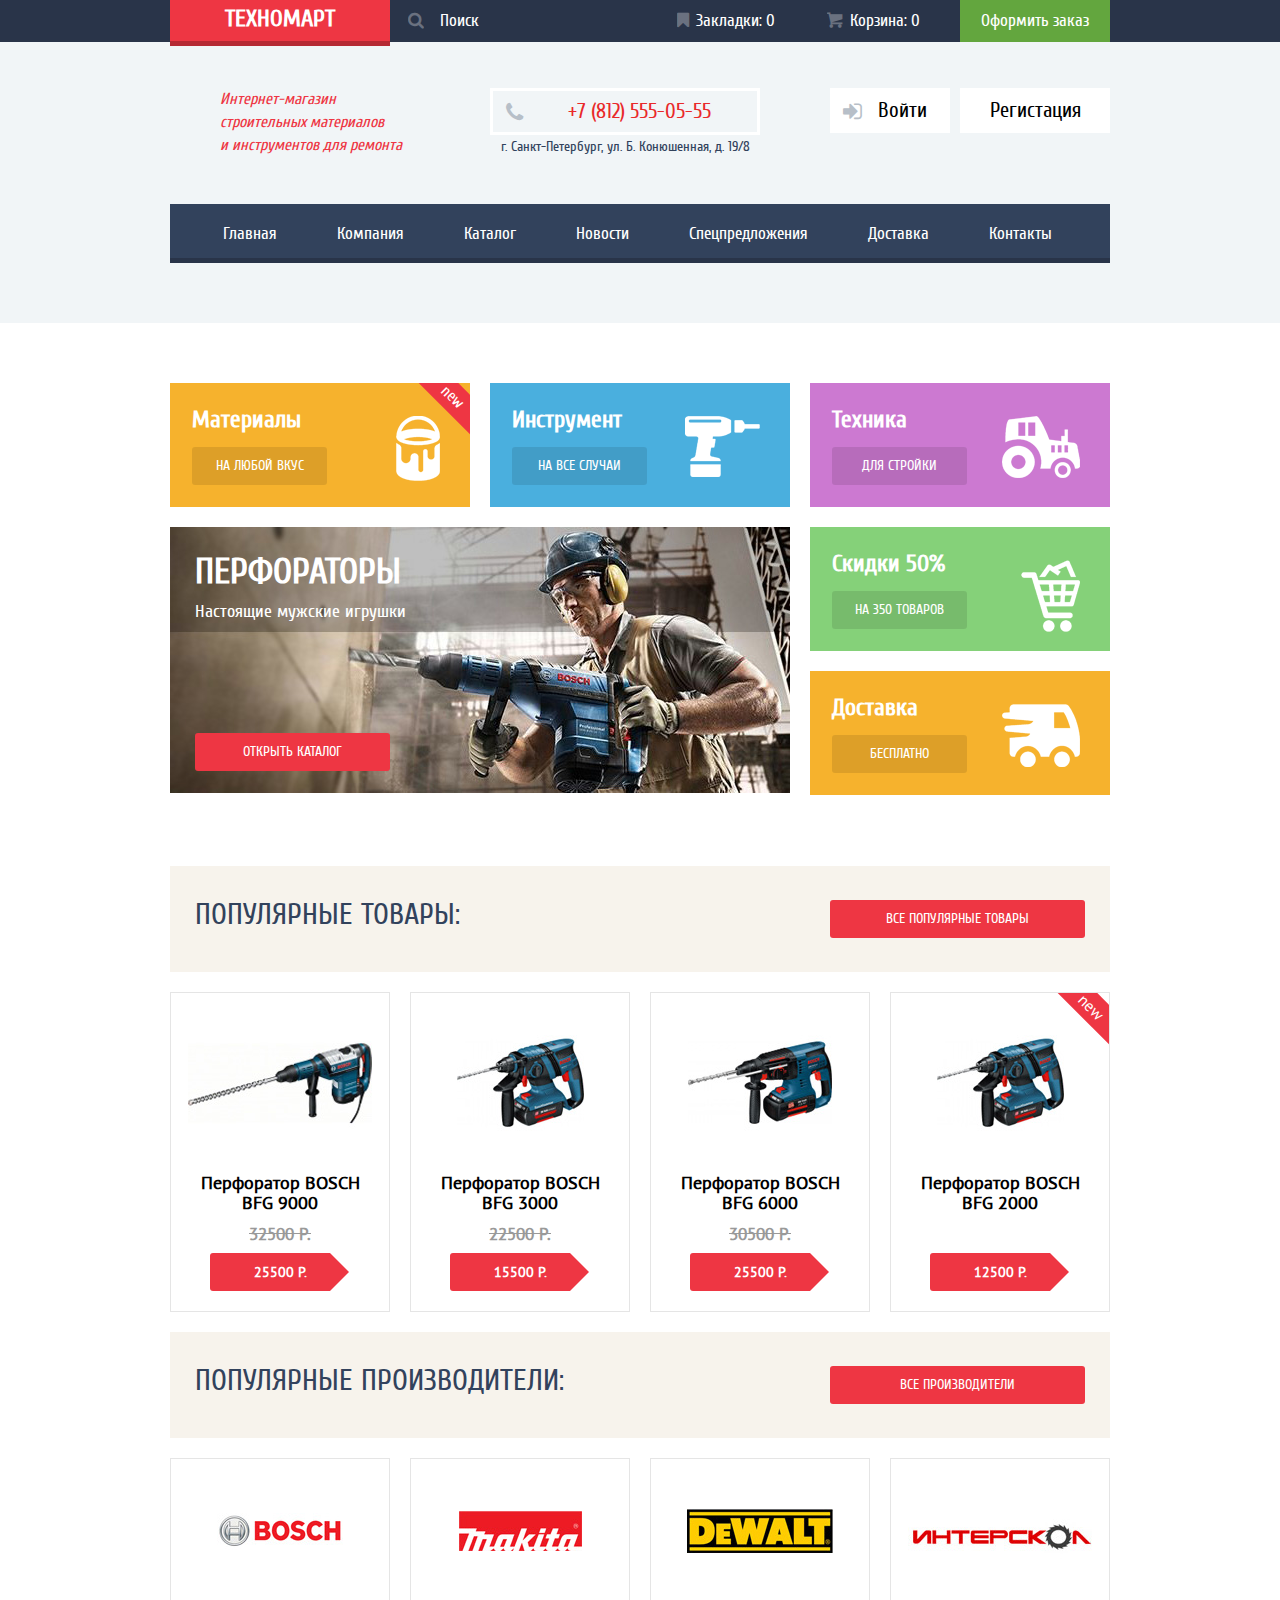
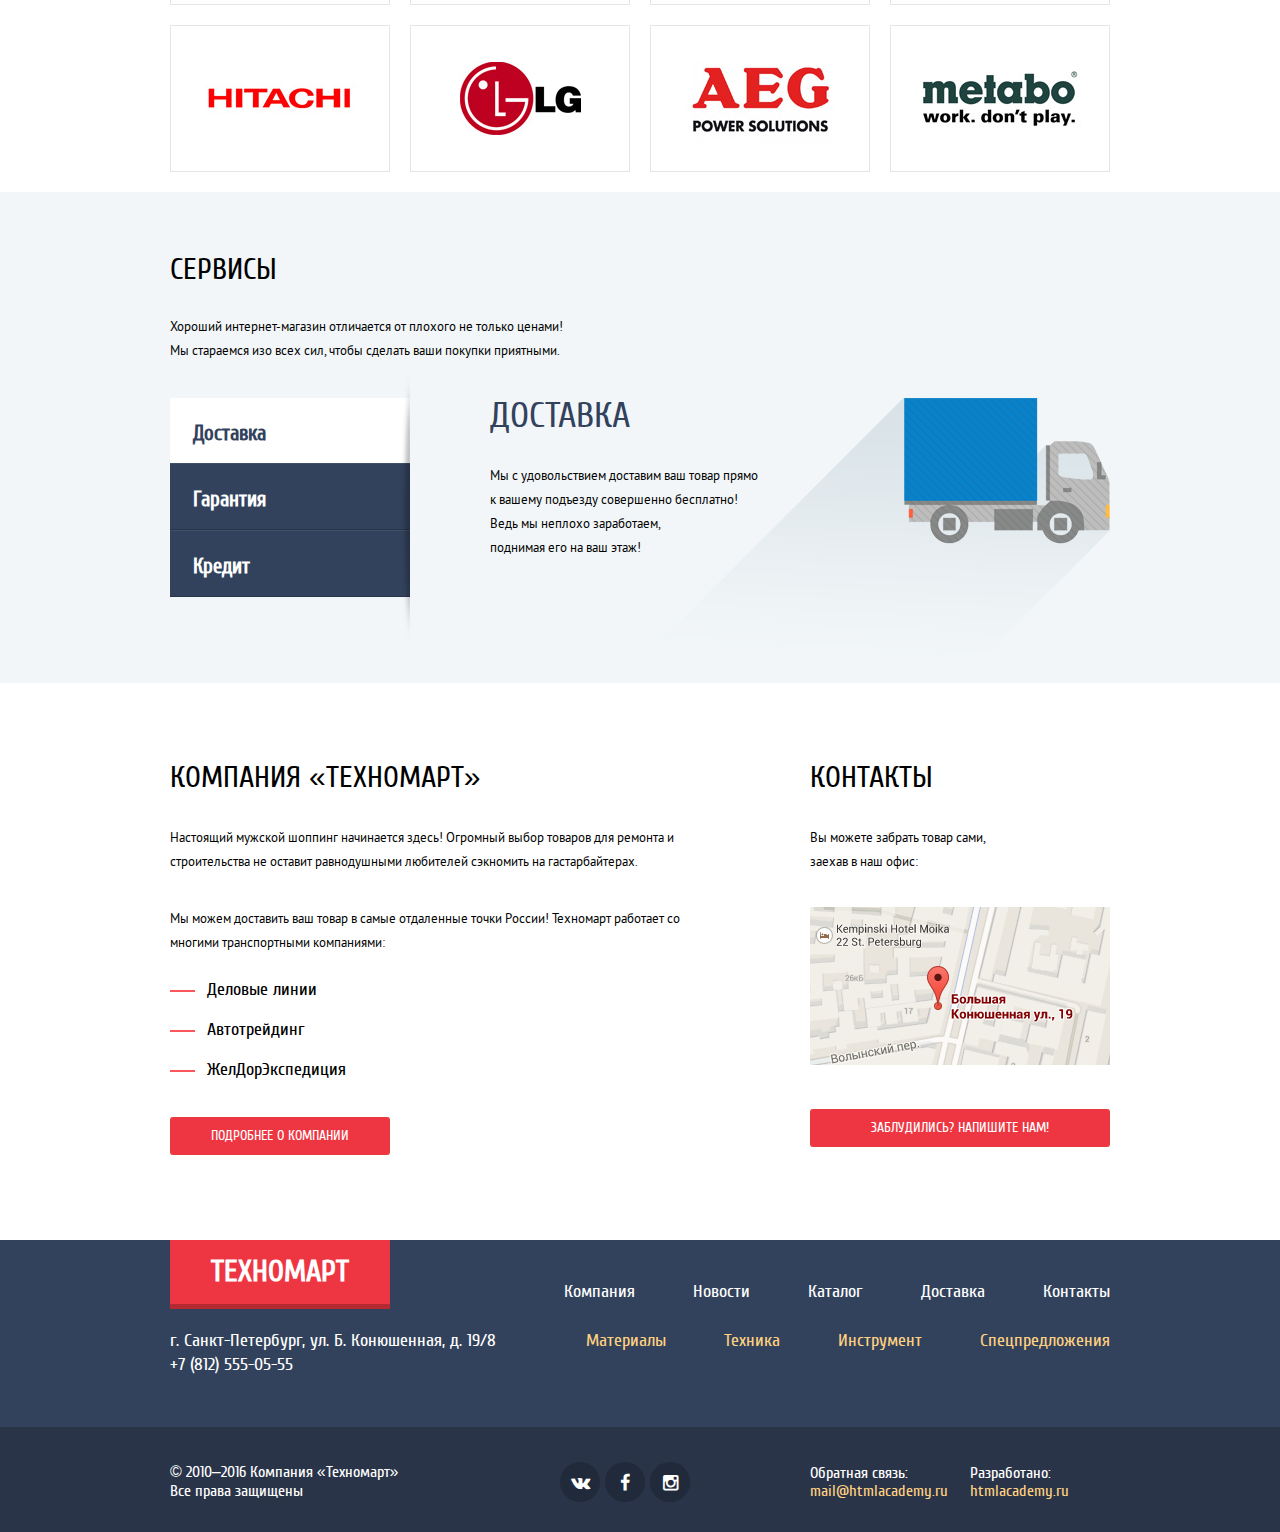
<file: index.html>
<!DOCTYPE html>
<html lang="ru">
<head>
	<meta charset="utf-8">
	<link rel="stylesheet" type="text/css" href="css/normalize.css">
	<link rel="stylesheet" type="text/css" href="css/style.css">
	<title>Техномарт | Главная</title>
</head>
<body>
	<header class="page-header index-header">
		<div class="header-top">
			<div class="wrapper clearfix">
				<div class="left-column">
					<div class="logo">
						<a href="#">Техномарт</a>
					</div>
					<div class="search">
						<a href="#">Поиск</a>
					</div>
				</div>
				<div class="right-column">
					<ul>
						<li>
							<a class="tab" href="#">Закладки: 0</a>
						</li>
						<li>
							<a class="basket" href="#">Корзина: 0</a>
						</li>
						<li>
							<a class="order-btn" href="#">Оформить заказ</a>
						</li>
					</ul>
				</div>
			</div>
		</div>
		<div class="header-bottom">
			<div class="wrapper">
				<div class="description">
					<p>Интернет-магазин<br>
					   строительных материалов<br>
					   и инструментов для ремонта</p>
				</div>
				<div class="contacts">
					<a class="phone" href="tel:78125550555">+7 (812) 555-05-55</a>
					<p class="adress">г. Санкт-Петербург, ул. Б. Конюшенная, д. 19/8</p>
				</div>
				<div class="user-block">
					<div class="login">
						<a href="#">Войти</a>
					</div>
					<div class="registration">
						<a href="#">Регистация</a>
					</div>
				</div>
				<nav class="main-nav">
					<ul>
						<li>
							<a href="#">Главная</a>
						</li>
						<li>
							<a href="#">Компания</a>
						</li>
						<li>
							<a href="catalog.html">Каталог</a>
						</li>
						<li>
							<a href="#">Новости</a>
						</li>
						<li>
							<a href="#">Спецпредложения</a>
						</li>
						<li>
							<a href="#">Доставка</a>
						</li>
						<li>
							<a href="#">Контакты</a>
						</li>
					</ul>
				</nav>
			</div>
		</div>
	</header>
	<main class="index">
		<div class="wrapper">
			<div class="features clearfix">
				<div class="left-column">
					<div class="feature-item feature-item-1 new">
						<h3>Материалы</h3>
						<a href="#">На любой вкус</a>
					</div>
					<div class="feature-item feature-item-2">
						<h3>Инструмент</h3>
						<a href="#">На все случаи</a>
					</div>
					<div class="slider">
						<div class="slide-1">
							<h3>Перфораторы</h3>
							<span>Настоящие мужские игрушки</span>
							<a class="btn" href="catalog.html">Открыть каталог</a>
						</div>
						<div class="slide-2">
							<h3>Дрели</h3>
							<span>Соседям на радость</span>
							<a class="btn" href="catalog.html">Открыть каталог</a>
						</div>
					</div>
				</div>
				<div class="right-column">
					<div class="feature-item feature-item-3">
						<h3>Техника</h3>
						<a href="#">Для стройки</a>
					</div>
					<div class="feature-item feature-item-4">
						<h3>Скидки 50%</h3>
						<a href="#">На 350 товаров</a>
					</div>
					<div class="feature-item feature-item-5">
						<h3>Доставка</h3>
						<a href="#">Бесплатно</a>
					</div>
				</div>
			</div>
			<div class="popular">			
				<div class="popular-goods">
					<div class="popular-goods-title clearfix">
						<h2 class="left-column">Популярные товары:</h2>
						<a class="btn right-column" href="#">Все популярные товары</a>
					</div>
					<div class="popular-goods-items">
						<article class="goods-item popular-goods-item">
							<a href="#">
								<div class="goods-img">
									<img src="img/BOSCH-BFG-9000.jpg">
									<div class="buttons">
										<a class="buy" href="#">Купить</a>
										<a class="in-tab" href="#">В закладки</a>
									</div>
								</div>
								<h1 class="">Перфоратор BOSCH<br>
											 BFG 9000</h1>
								<del class="old-price">32500 Р.</del>
								<span class="price btn">25500 Р.</span>
							</a>
						</article>
						<article class="goods-item popular-goods-item">
							<a href="#">
								<div class="goods-img">
									<img src="img/BOSCH-BFG-3000.jpg">
									<div class="buttons">
										<a class="buy" href="#">Купить</a>
										<a class="in-tab" href="#">В закладки</a>
									</div>
								</div>
								<h1 class="">Перфоратор BOSCH<br>
											 BFG 3000</h1>
								<del class="old-price">22500 Р.</del>
								<span class="price btn">15500 Р.</span>
							</a>
						</article>
						<article class="goods-item popular-goods-item">
							<a href="#">
								<div class="goods-img">
									<img src="img/BOSCH-BFG-6000.jpg">
									<div class="buttons">
										<a class="buy" href="#">Купить</a>
										<a class="in-tab" href="#">В закладки</a>
									</div>
								</div>
								<h1 class="">Перфоратор BOSCH<br>
											 BFG 6000</h1>
								<del class="old-price">30500 Р.</del>
								<span class="price btn">25500 Р.</span>
							</a>
						</article>
						<article class="goods-item popular-goods-item new">
							<a href="#">
								<div class="goods-img">
									<img src="img/BOSCH-BFG-2000.jpg">
									<div class="buttons">
										<a class="buy" href="#">Купить</a>
										<a class="in-tab" href="#">В закладки</a>
									</div>
								</div>
								<h1 class="">Перфоратор BOSCH<br>
											 BFG 2000</h1>
								<del class="old-price none">none</del>
								<span class="price btn">12500 Р.</span>
							</a>
						</article>
					</div>
				</div>
				<div class="popular-producer">
					<div class="popular-producer-title clearfix">
						<h2 class="left-column">Популярные производители:</h2>
						<a class="btn right-column" href="#">Все производители</a>
					</div>
					<div class="popular-producer-items">
						<div class="popular-producer-item">
							<a href="#">
								<img src="img/bosch.jpg">
							</a>
						</div>
						<div class="popular-producer-item">
							<a href="#">
								<img src="img/Makita.jpg">
							</a>
						</div>
						<div class="popular-producer-item">
							<a href="#">
								<img src="img/DeWALT.jpg">
							</a>
						</div>
						<div class="popular-producer-item">
							<a href="#">
								<img src="img/Интерскол.jpg">
							</a>
						</div>
						<div class="popular-producer-item">
							<a href="#">
								<img src="img/Hitachi.jpg">
							</a>
						</div>
						<div class="popular-producer-item">
							<a href="#">
								<img src="img/LG.jpg">
							</a>
						</div>
						<div class="popular-producer-item">
							<a href="#">
								<img src="img/AEG.jpg">
							</a>
						</div>
						<div class="popular-producer-item">
							<a href="#">
								<img src="img/Metabo.jpg">
							</a>
						</div>					
					</div>
				</div>
			</div>
		</div>
		<div class="services">
			<div class="wrapper">
				<h2>Сервисы</h2>
				<p>Хороший интернет-магазин отличается от плохого не только ценами!<br>
				   Мы стараемся изо всех сил, чтобы сделать ваши покупки приятными.</p>
				<div class="slider clearfix">
					<div class="left-column">
						<ul class="slider-controls">
							<li class="active">
								<a href="#">Доставка</a>
							</li>
							<li>
								<a href="#">Гарантия</a>
							</li>
							<li>
								<a href="#">Кредит</a>
							</li>
						</ul>
					</div>
					<div class="right-column">
						<div class="slide-1 show">
							<h3>Доставка</h3>
							<p>Мы с удовольствием доставим ваш товар прямо<br> 
							   к вашему подъезду совершенно бесплатно!<br>
							   Ведь мы неплохо заработаем,<br>
							   поднимая его на ваш этаж!</p>
						</div>
						<div class="slide-2">
							<h3>Гарантия</h3>
							<p>Если купленный у нас товар поломается или заискрит,<br>
							   а также в случае пожара, спровоцированного его возгаранием,<br>
							   вы всегда можете быть уверены в нашей гарантии. Мы обменяем<br>
							   сгоревший товар на новый.<br>
							   Дом уж восстановите как-нибудь сами.</p>
						</div>
						<div class="slide-3">
							<h3>Кредит</h3>
							<p>Залезть в долговую яму стало проще!<br>
							   Кредитные консультанты придут вам на помощь.</p>
							<a class="btn" href="#">Отправить заявку</a>
						</div>
					</div>
				</div>
			</div>
		</div>
		<div class="about wrapper clearfix">
			<div class="left-column">
				<div class="about-us">
					<h2>Компания «Техномарт»</h2>
					<p>Настоящий мужской шоппинг начинается здесь! Огромный выбор товаров для ремонта и
					   строительства не оставит равнодушными любителей сэкномить на гастарбайтерах.</p>
					<p>Мы можем доставить ваш товар в самые отдаленные точки России!
					   Техномарт работает со многими транспортными компаниями: </p>
					<ul>
						<li>Деловые линии</li>
						<li>Автотрейдинг</li>
						<li>ЖелДорЭкспедиция</li>
					</ul>
					<a class="btn" href="#">Подробнее о компании</a>
				</div>
			</div>
			<div class="right-column">
				<div class="contacts-and-map">
					<h2>Контакты</h2>
					<p>Вы можете забрать товар сами,<br> 
					   заехав в наш офис:</p>
					<a class="map" href="#">
						<img src="img/map.png" alt="Карта">
					</a>
					<a class="btn feedback" href="#">Заблудились? Напишите нам!</a>
				</div>
			</div>
		</div>
	</main>
	<footer class="page-footer">
		<div class="footer-top">
			<div class="wrapper clearfix">
				<div class="left-column">
					<div class="logo">
						<a href="#">Техномарт</a>
					</div>
					<p class="adress-and-phone">г. Санкт-Петербург, ул. Б. Конюшенная, д. 19/8<br>
												+7 (812) 555-05-55</p>
				</div>
				<div class="right-column">
					<nav class="footer-nav-1">
						<ul>
							<li>
								<a href="#">Компания</a>
							</li>
							<li>
								<a href="#">Новости</a>
							</li>
							<li>
								<a href="catalog.html">Каталог</a>
							</li>
							<li>
								<a href="#">Доставка</a>
							</li>
							<li>
								<a href="#">Контакты</a>
							</li>
						</ul>
					</nav>
					<nav class="footer-nav-2">
						<ul>
							<li>
								<a href="#">Материалы</a>
							</li>
							<li>
								<a href="#">Техника</a>
							</li>
							<li>
								<a href="#">Инструмент</a>
							</li>
							<li>
								<a href="#">Спецпредложения</a>
							</li>
						</ul>
					</nav>
				</div>
			</div>
		</div>
		<div class="footer-bottom">
			<div class="wrapper">
				<div class="rights">© 2010–2016 Компания «Техномарт»
									Все права защищены</div>
				<div class="social">
					<a class="social-btn social-btn-vk" href="#">Вконтакте</a>
					<a class="social-btn social-btn-fb" href="#">Фейсбук</a>
					<a class="social-btn social-btn-inst" href="#">Инстаграм</a>
				</div>
				<div class="feedback-mail">
					<span>Обратная связь:</span>
					<a href="#">mail@htmlacademy.ru</a>
				</div>
				<div class="htmlac">
					<span>Разработано:</span>
					<a href="https://htmlacademy.ru">htmlacademy.ru</a>
				</div>
			</div>
		</div>
	</footer>
	<div class="overlay"></div>
	<div class="map-modal">
		<iframe src="https://www.google.com/maps/embed?pb=!1m18!1m12!1m3!1d1998.6026673260571!2d30.321645634391583!3d59.9387350640783!2m3!1f0!2f0!3f0!3m2!1i1024!2i768!4f13.1!3m3!1m2!1s0x4696310fca5ba729%3A0xea9c53d4493c879f!2z0JHQvtC70YzRiNCw0Y8g0JrQvtC90Y7RiNC10L3QvdCw0Y8g0YPQuy4sIDE5LCDQodCw0L3QutGCLdCf0LXRgtC10YDQsdGD0YDQsywg0KDQvtGB0YHQuNGPLCAxOTExODY!5e0!3m2!1sru!2sua!4v1485882770550" width="860" height="450" frameborder="0" style="border:0" allowfullscreen></iframe>
		<button class="map-modal-close" type="button"></button>
	</div>
	<div class="feedback-form-modal">
		<button class="feedback-form-close" type="button"></button>
			<div class="feedback-form-wrapper">
				<form action="" method="post">
					<div class="columns clearfix">
						<div class="left-column">
							<label class="name">
								<span>Ваше имя:</span>
								<input type="text" name="name" placeholder="Представьтесь, пожалуйста" required>
							</label>
						</div>
						<div class="right-column">
							<label class="e-mail">
								<span>Ваш e-mail:</span>
								<input type="email" name="e-mail" placeholder="Для отправки ответа" required>
							</label>
						</div>
					</div>
					<label class="text">
						<span>Текст письма:</span>
						<textarea rows="6" placeholder="В свободной форме" required></textarea>
					</label>
					<button class="btn" type="submit">Отправить</button>
				</form>
			</div>
	</div>
	<script type="text/javascript" src="js/index-script.js"></script>
</body>
</html>
</file>
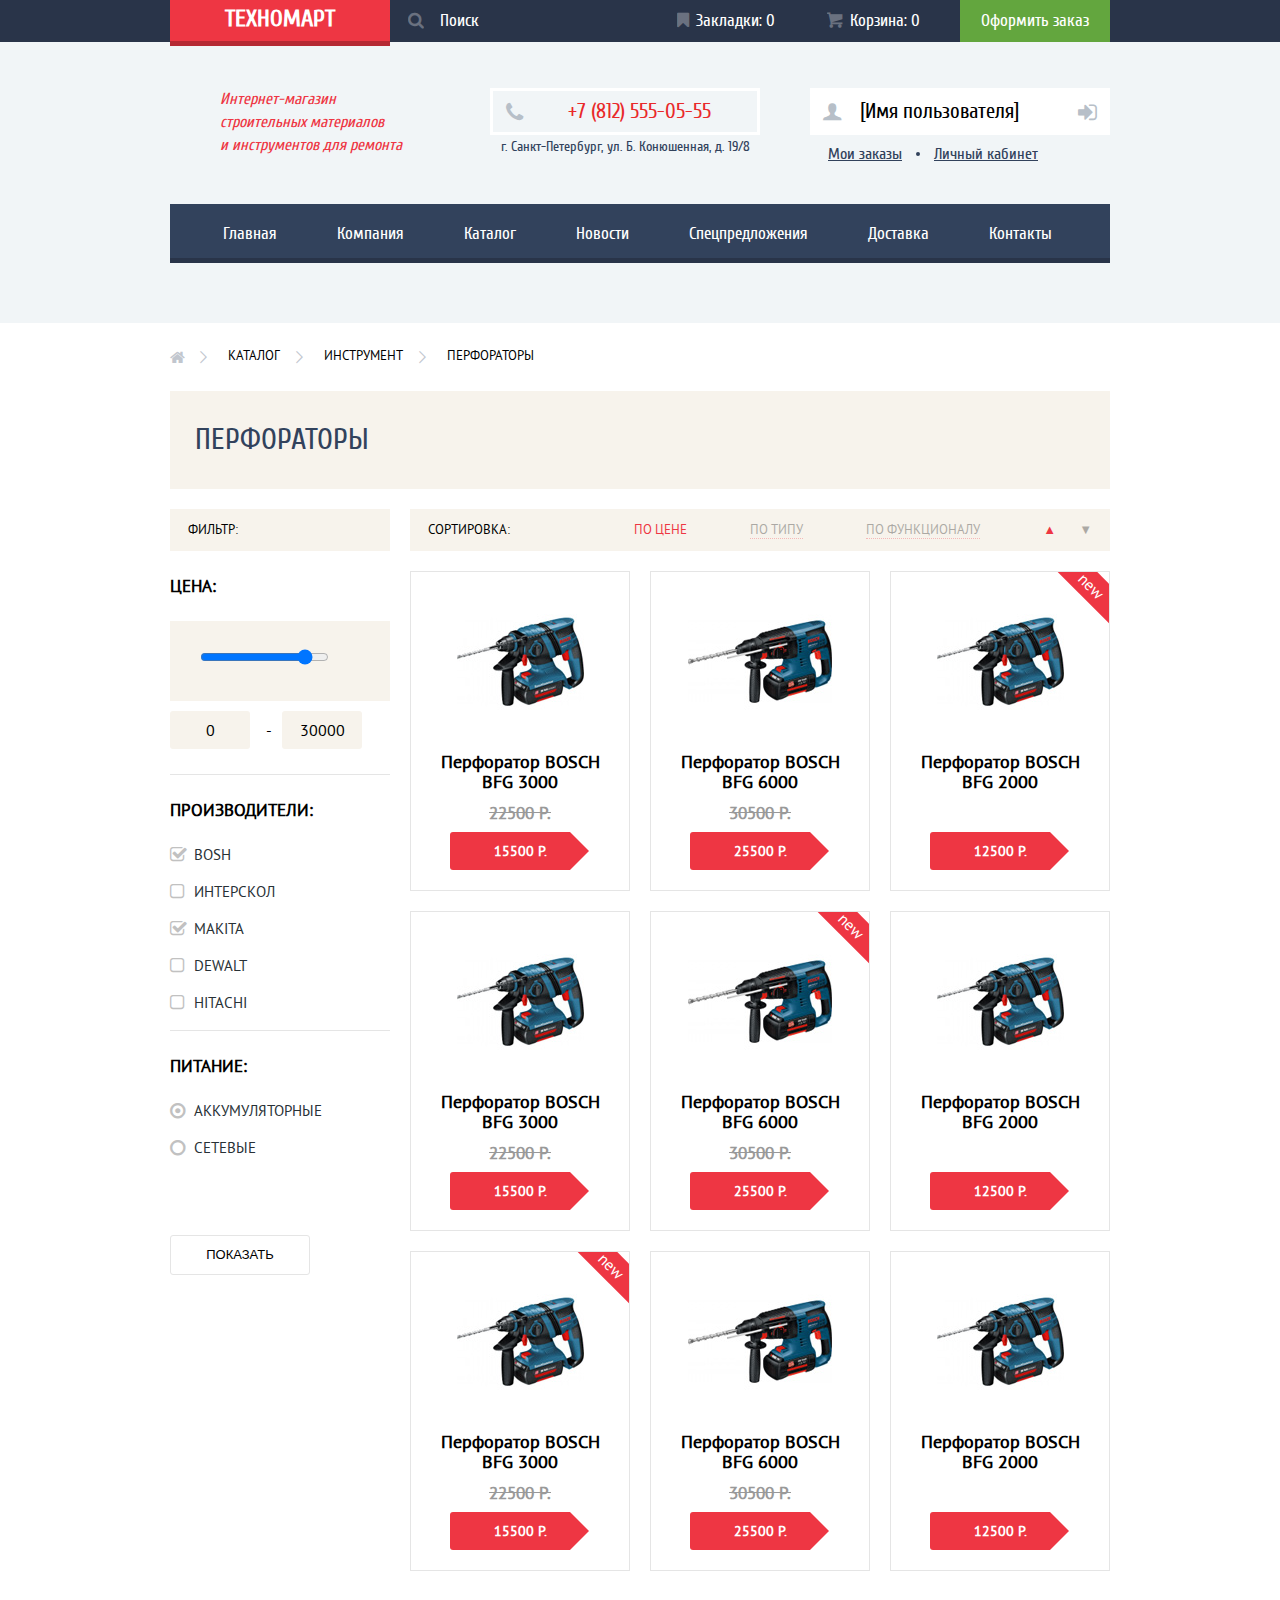
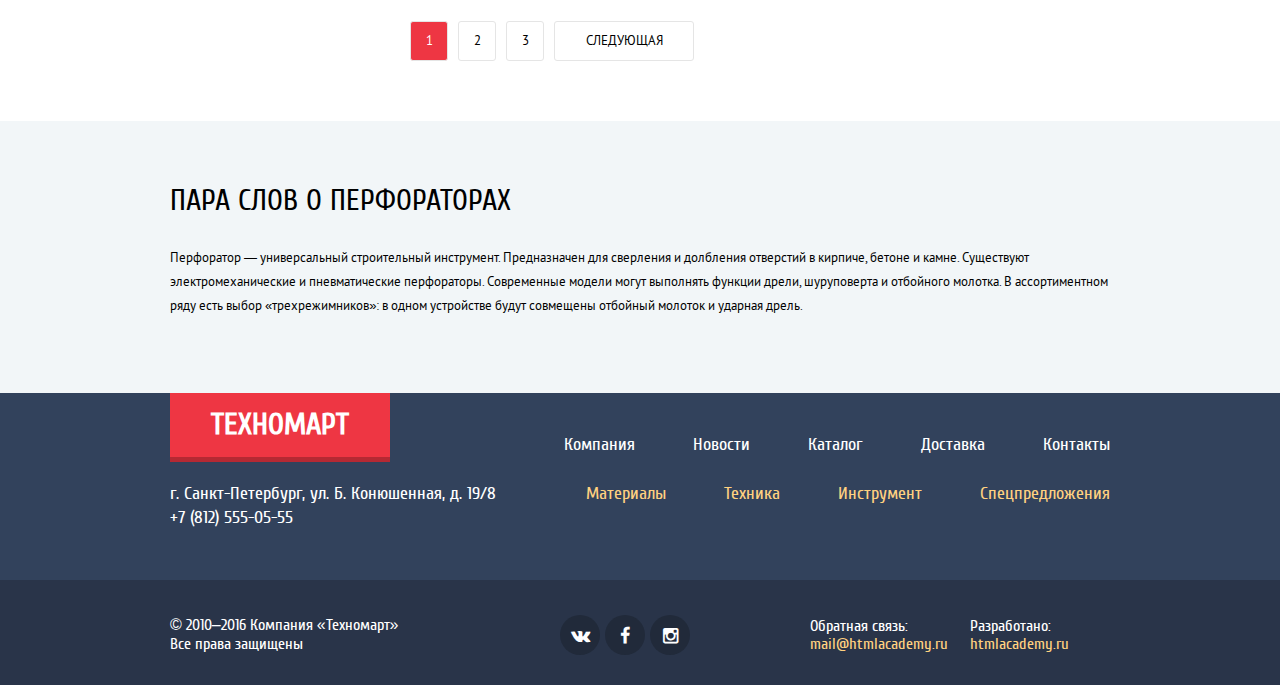
<file: catalog.html>
<!DOCTYPE html>
<html lang="ru">
<head>
	<meta charset="utf-8">
	<link rel="stylesheet" type="text/css" href="css/normalize.css">
	<link rel="stylesheet" type="text/css" href="css/style.css">
	<title>Техномарт | Каталог</title>
</head>
<body>
	<header class="page-header catalog-header">
		<div class="header-top">
			<div class="wrapper clearfix">
				<div class="left-column">
					<div class="logo">
						<a href="index.html">Техномарт</a>
					</div>
					<div class="search">
						<a href="#">Поиск</a>
					</div>
				</div>
				<div class="right-column">
					<ul>
						<li>
							<a class="tab" href="#">Закладки: 0</a>
						</li>
						<li>
							<a class="basket" href="#">Корзина: <span id="goods-amount">0</span></a>
						</li>
						<li>
							<a class="order-btn" href="#">Оформить заказ</a>
						</li>
					</ul>
				</div>
			</div>
		</div>
		<div class="header-bottom">
			<div class="wrapper">
				<div class="description">
					<p>Интернет-магазин<br>
					   строительных материалов<br>
					   и инструментов для ремонта</p>
				</div>
				<div class="contacts">
					<a class="phone" href="tel:78125550555">+7 (812) 555-05-55</a>
					<p class="adress">г. Санкт-Петербург, ул. Б. Конюшенная, д. 19/8</p>
				</div>
				<div class="user-block">
					<div class="user">[Имя пользователя]</div>
					<a href="#">Мои заказы</a>
					<a href="#">Личный кабинет</a>
				</div>
				<nav class="main-nav">
					<ul>
						<li>
							<a href="index.html">Главная</a>
						</li>
						<li>
							<a href="#">Компания</a>
						</li>
						<li>
							<a href="#">Каталог</a>
						</li>
						<li>
							<a href="#">Новости</a>
						</li>
						<li>
							<a href="#">Спецпредложения</a>
						</li>
						<li>
							<a href="#">Доставка</a>
						</li>
						<li>
							<a href="#">Контакты</a>
						</li>
					</ul>
				</nav>
			</div>
		</div>
	</header>
	<main class="catalog">
		<div class="wrapper">
				<div class="breadcrumbs">
					<ul>
						<li>
							<a class="index" href="index.html">Главная</a>
						</li>
						<li>
							<a href="#">Каталог</a>
						</li>
						<li>
							<a href="#">Инструмент</a>
						</li>
						<li class="current">
							<span>Перфораторы</span>
						</li>
					</ul>
				</div>
				<section class="punchers">
					<div class="punchers-title">
						<h1>Перфораторы</h1>
					</div>
					<div class="sorter-block left-column">
						<div class="sorter-block-title">Фильтр:</div>
						<form class="sorter-form" action="" method="get" oninput="maxprice.value=price.value">
							<fieldset class="prices">
								<legend class="price-title">Цена:</legend>
								<div class="range-bg">
									<input type="range" name="price" min="0" max="35000" step="1000" value="30000">
								</div>
								<output class="min-price" name="minprice">0</output><span> - </span><output class="max-price" name="maxprice">30000</output>
							</fieldset>
							<fieldset class="producers">
								<legend class="producer-title">Производители:</legend>
								<label>
									<input type="checkbox" name="Bosh" checked>
									<span class="checkbox-indicator"></span>
									Bosh
								</label>
								<label>
									<input type="checkbox" name="Интерскол">
									<span class="checkbox-indicator"></span>
									Интерскол
								</label>
								<label>
									<input type="checkbox" name="Makita" checked>
									<span class="checkbox-indicator"></span>
									Makita
								</label>
								<label>
									<input type="checkbox" name="Dewalt">
									<span class="checkbox-indicator"></span>
									Dewalt
								</label>
								<label>
									<input type="checkbox" name="Hitachi">
									<span class="checkbox-indicator"></span>
									Hitachi
								</label>
							</fieldset>
							<fieldset class="power-type">
								<legend class="power-type-title">Питание:</legend>
								<label>
									<input type="radio" name="power-type" value="Аккумуляторные" checked>
									<span class="radio-indicator"></span>
									Аккумуляторные
								</label>
								<label>
									<input type="radio" name="power-type" value="Сетевые">
									<span class="radio-indicator"></span>
									Сетевые
								</label>
							</fieldset>
							<button class="catalog-btn" type="submit">Показать</button>
						</form>
					</div>
					<div class="shop right-column">
						<div class="shop-sort clearfix">
							<div class="left-column">
								<span class="sort-title">Сортировка:</span>
							</div>
							<div class="right-column">
								<a class="sort-type active" href="#">По цене</a>
								<a class="sort-type" href="#">По типу</a>
								<a class="sort-type" href="#">По функционалу</a>
								<a class="direction-up sort-type active" href="#">▲</a>
								<a class="direction-down sort-type" href="#">▼</a>
							</div>
						</div>
						<div class="goods">
							<article class="goods-item">
								<a href="#">
									<div class="goods-img">
										<img src="img/BOSCH-BFG-3000.jpg">
										<div class="buttons">
											<a class="buy" href="#">Купить</a>
											<a class="in-tab" href="#">В закладки</a>
										</div>
									</div>
									<h1 class="">Перфоратор BOSCH<br>
												 BFG 3000</h1>
									<del class="old-price">22500 Р.</del>
									<span class="price btn">15500 Р.</span>
								</a>
							</article>
							<article class="goods-item">
								<a href="#">
									<div class="goods-img">
										<img src="img/BOSCH-BFG-6000.jpg">
										<div class="buttons">
											<a class="buy" href="#">Купить</a>
											<a class="in-tab" href="#">В закладки</a>
										</div>
									</div>
									<h1 class="">Перфоратор BOSCH<br>
												 BFG 6000</h1>
									<del class="old-price">30500 Р.</del>
									<span class="price btn">25500 Р.</span>
								</a>
							</article>
							<article class="goods-item new">
								<a href="#">
									<div class="goods-img">
										<img src="img/BOSCH-BFG-2000.jpg">
										<div class="buttons">
											<a class="buy" href="#">Купить</a>
											<a class="in-tab" href="#">В закладки</a>
										</div>
									</div>
									<h1 class="">Перфоратор BOSCH<br>
												 BFG 2000</h1>
									<del class="old-price none">none</del>
									<span class="price btn">12500 Р.</span>
								</a>
							</article>
							<article class="goods-item">
								<a href="#">
									<div class="goods-img">
										<img src="img/BOSCH-BFG-3000.jpg">
										<div class="buttons">
											<a class="buy" href="#">Купить</a>
											<a class="in-tab" href="#">В закладки</a>
										</div>
									</div>
									<h1 class="">Перфоратор BOSCH<br>
												 BFG 3000</h1>
									<del class="old-price">22500 Р.</del>
									<span class="price btn">15500 Р.</span>
								</a>
							</article>
							<article class="goods-item new">
								<a href="#">
									<div class="goods-img">
										<img src="img/BOSCH-BFG-6000.jpg">
										<div class="buttons">
											<a class="buy" href="#">Купить</a>
											<a class="in-tab" href="#">В закладки</a>
										</div>
									</div>
									<h1 class="">Перфоратор BOSCH<br>
												 BFG 6000</h1>
									<del class="old-price">30500 Р.</del>
									<span class="price btn">25500 Р.</span>
								</a>
							</article>
							<article class="goods-item">
								<a href="#">
									<div class="goods-img">
										<img src="img/BOSCH-BFG-2000.jpg">
										<div class="buttons">
											<a class="buy" href="#">Купить</a>
											<a class="in-tab" href="#">В закладки</a>
										</div>
									</div>
									<h1 class="">Перфоратор BOSCH<br>
												 BFG 2000</h1>
									<del class="old-price none">none</del>
									<span class="price btn">12500 Р.</span>
								</a>
							</article>
							<article class="goods-item new">
								<a href="#">
									<div class="goods-img">
										<img src="img/BOSCH-BFG-3000.jpg">
										<div class="buttons">
											<a class="buy" href="#">Купить</a>
											<a class="in-tab" href="#">В закладки</a>
										</div>
									</div>
									<h1 class="">Перфоратор BOSCH<br>
												 BFG 3000</h1>
									<del class="old-price">22500 Р.</del>
									<span class="price btn">15500 Р.</span>
								</a>
							</article>
							<article class="goods-item">
								<a href="#">
									<div class="goods-img">
										<img src="img/BOSCH-BFG-6000.jpg">
										<div class="buttons">
											<a class="buy" href="#">Купить</a>
											<a class="in-tab" href="#">В закладки</a>
										</div>
									</div>
									<h1 class="">Перфоратор BOSCH<br>
												 BFG 6000</h1>
									<del class="old-price">30500 Р.</del>
									<span class="price btn">25500 Р.</span>
								</a>
							</article>
							<article class="goods-item">
								<a href="#">
									<div class="goods-img">
										<img src="img/BOSCH-BFG-2000.jpg">
										<div class="buttons">
											<a class="buy" href="#">Купить</a>
											<a class="in-tab" href="#">В закладки</a>
										</div>
									</div>
									<h1 class="">Перфоратор BOSCH<br>
												 BFG 2000</h1>
									<del class="old-price none">none</del>
									<span class="price btn">12500 Р.</span>
								</a>
							</article>
						</div>
						<div class="paginator">
							<span class="catalog-btn current">1</span>
							<a class="catalog-btn" href="#">2</a>
							<a class="catalog-btn" href="#">3</a>
							<a class="catalog-btn pag-next" href="#">Следующая</a>
						</div>
					</div>
				</div>
			</section>
		</div>
		<div class="about-punchers">
			<div class="wrapper">
				<h2>Пара слов о перфораторах</h2>
				<p>Перфоратор — универсальный строительный инструмент. Предназначен для сверления и долбления отверстий в кирпиче, бетоне и камне.
				   Существуют электромеханические и пневматические перфораторы. Современные модели могут выполнять функции дрели, шуруповерта и отбойного молотка. В ассортиментном ряду есть выбор «трехрежимников»: в одном устройстве будут совмещены отбойный молоток и ударная дрель.</p>
			</div>
		</div>
	</main>
	<footer class="page-footer">
		<div class="footer-top">
			<div class="wrapper clearfix">
				<div class="left-column">
					<div class="logo">
						<a href="index.html">Техномарт</a>
					</div>
					<p class="adress-and-phone">г. Санкт-Петербург, ул. Б. Конюшенная, д. 19/8<br>
												+7 (812) 555-05-55</p>
				</div>
				<div class="right-column">
					<nav class="footer-nav-1">
						<ul>
							<li>
								<a href="#">Компания</a>
							</li>
							<li>
								<a href="#">Новости</a>
							</li>
							<li>
								<a href="#">Каталог</a>
							</li>
							<li>
								<a href="#">Доставка</a>
							</li>
							<li>
								<a href="#">Контакты</a>
							</li>
						</ul>
					</nav>
					<nav class="footer-nav-2">
						<ul>
							<li>
								<a href="#">Материалы</a>
							</li>
							<li>
								<a href="#">Техника</a>
							</li>
							<li>
								<a href="#">Инструмент</a>
							</li>
							<li>
								<a href="#">Спецпредложения</a>
							</li>
						</ul>
					</nav>
				</div>
			</div>
		</div>
		<div class="footer-bottom">
			<div class="wrapper">
				<div class="rights">© 2010–2016 Компания «Техномарт»
									Все права защищены</div>
				<div class="social">
					<a class="social-btn social-btn-vk" href="#">Вконтакте</a>
					<a class="social-btn social-btn-fb" href="#">Фейсбук</a>
					<a class="social-btn social-btn-inst" href="#">Инстаграм</a>
				</div>
				<div class="feedback-mail">
					<span>Обратная связь:</span>
					<a href="#">mail@htmlacademy.ru</a>
				</div>
				<div class="htmlac">
					<span>Разработано:</span>
					<a href="https://htmlacademy.ru">htmlacademy.ru</a>
				</div>
			</div>
		</div>
	</footer>
	<div class="cart-modal">
		<button class="cart-modal-close" type="button"></button>
		<div class="cart-modal-wrapper">
			<div class="cart-modal-top">
				<b>Товар добавлен в корзину!</b>
			</div>
		</div>
		<div class="cart-modal-bottom">
			<div class="cart-modal-wrapper">
				<a class="btn order" href="#">Оформить заказ</a>
				<a class="btn continue" href="#">Продолжить покупки</a>
			</div>
		</div>
	</div>
	<script type="text/javascript" src="js/catalog-script.js"></script>
</body>
</html>
</file>
<file: css/style.css>
@font-face {
	font-family: "Cuprum";
	src: url(../fonts/cuprum.woff) format("woff"),
		 url(../fonts/cuprum.woff2) format("woff2");
}

@font-face {
	font-family: "PT-Sans";
	src: url(../fonts/ptsans.woff) format("woff"),
		 url(../fonts/ptsans.woff2) format("woff2");
}

@font-face {
  font-weight: normal;
  font-style: normal;

  font-family: "symbols-technomart";
  src: url("../fonts/symbols-technomart.woff") format("woff"),
       url("../fonts/symbols-technomart.woff2") format("woff2");
}

@keyframes appearance {
	from{
		opacity: 0;
	}

	to {
		opacity: 1;
	}
}

.appearance {
	animation: appearance 0.7s;
}

.disappearance {
	animation: disappearance 0.7s;
}

body {
	font-family: "Cuprum", sans-serif;
}

a {
	text-decoration: none;
}

.wrapper {
	width: 940px;
	margin: 0 auto;
	padding: 0 10px;
}

.clearfix::after {
	content: "";
	display: table;
	clear: both;
}

.left-column {
	float: left;
}

.right-column {
	float: right;
}

.btn {
	display: block;
	padding: 10px 0;
	font-family: "Cuprum", sans-serif;
	font-size: 14px;
	line-height: 18px;
	text-align: center;
	text-transform: uppercase;
	color: #ffffff;
	background-color: #ee3643;
	border: none;
	outline: none;
	border-radius: 3px;
	transition: all 0.3s;
}

.btn:hover {
	background-color: #ca2c37;
}

.btn:active {
	background-color: #ba2732;
}

.new {
	position: relative;
	overflow: hidden;
}

.new::after {
	content: "new";
	display: block;
	position: absolute;
	top: 0;
	right: -25px;
	width: 85px;
	padding: 5px 0;
	font-size: 16px;
	line-height: 18px;
	text-align: center;
	color: #ffffff;
	background-color: #ee3643;
	transform: rotate(45deg);
}

.index-header {
	margin-bottom: 60px;
}

.header-top {
	color: #ffffff;
	background-color: #293449;
}

.header-top a {
	display: block;
	color: #ffffff;
}

.header-top .left-column {
	font-size: 0;
}

.logo {
	display: inline-block;
	width: 220px;
	background-color: #ee3643;
	box-shadow: 0 5px #b52933;
	transition: all 0.3s;
}

.logo a {
	display: block;
	padding: 10px 0;
	font-size: 24px;
	font-weight: bold;
	line-height: 24px;
	text-align: center;
	text-transform: uppercase;
	color: #ffffff;
}

.logo:hover {
	background-color: #ca2c37;
}

.logo:active {
	background-color: #ba2732;
}

.page-header .logo {
	margin-top: -5px;
}

.search {
	display: inline-block;
	width: 260px;
	transition: all 0.3s;
}

.search a {
	position: relative;
	padding: 12px 0;
	padding-left: 50px;
	font-size: 17px;
	line-height: 18px;
}

.search a::before {
	content: "\1f50d";
	position: absolute;
	top: 50%;
	left: 18px;
	margin-top: -9px;
	font-family: "symbols-technomart";
	font-size: 17px;
	line-height: 18px;
	opacity: 0.3;
}

.header-top .right-column {
	font-size: 0;
}

.header-top .right-column ul {
	padding: 0;
	list-style: none;
}

.header-top .right-column li {
	display: inline-block;
	width: 150px;
	text-align: center;
	transition: all 0.3s;
}

.header-top .right-column a {
	padding: 12px 0;
	font-size: 17px;
	line-height: 18px;
}

.tab,
.basket {
	position: relative;
}

.tab::before {
	content: "\1f516";
	position: absolute;
	top: 50%;
	left: 17px;
	margin-top: -9px;
	font-family: "symbols-technomart";
	font-size: 17px;
	line-height: 18px;
	opacity: 0.3;
}

.basket::before {
	content: "\62";
	position: absolute;
	top: 50%;
	left: 17px;
	margin-top: -9px;
	font-family: "symbols-technomart";
	font-size: 17px;
	line-height: 18px;
	opacity: 0.3;
}

.header-top .right-column .order-btn {
	background-color: #63a63e;
	transition: all 0.3s;
}

.header-top .search:hover,
.header-top li:hover {
	background-color: #212a3a;
}

.header-top li:active {
	background-color: #161d29;
	opacity: 0.5;
}

.header-top .right-column .order-btn:hover {
	background-color: #5fbb2d;
}

.header-top .right-column .order-btn:active {
	background-color: #518534;
}

.header-top a:hover::before {
	opacity: 1;
}

.header-bottom {
	padding-top: 46px;
	padding-bottom: 60px;
	font-size: 0;
	background-color: #f1f5f7;
}

.header-bottom .description {
	display: inline-block;
	box-sizing: border-box;
	width: 300px;
	margin-right: 20px;
	padding: 0 50px;
	vertical-align: top;
}

.header-bottom .description p {
	margin: 0;
	font-size: 16px;
	line-height: 23px;
	font-style: italic;
	color: #ee3643;
}

.header-bottom .contacts {
	display: inline-block;
	width: 270px;
	margin-right: 50px;
	vertical-align: top;
}

.header-bottom .phone {
	position: relative;
	display: block;
	padding: 10px 0;
	padding-left: 75px;
	font-size: 21px;
	line-height: 21px;
	color: #e9292a;
	border: 3px solid #ffffff;
}

.header-bottom .phone::before {
	content: "\1f4de";
	position: absolute;
	top: 50%;
	left: 13px;
	margin-top: -11px;
	font-family: "symbols-technomart";
	font-size: 22px;
	line-height: 22px;
	color: #b7bfc8;
}

.header-bottom .adress {
	margin: 0;
	font-size: 14px;
	line-height: 24px;
	text-align: center;
	color: #32425c;
}

.header-bottom .user-block {
	display: inline-block;
	box-sizing: border-box;
	width: 300px;
	vertical-align: top;
}

.index-header .user-block {
	padding-left: 20px;
}

.header-bottom .user-block a {
	display: block;
	font-size: 21px;
	line-height: 21px;
	color: #000000;
}

.header-bottom .login {
	display: inline-block;
	width: 120px;
	margin-right: 10px;
	background-color: #ffffff;
}

.header-bottom .login a {
	position: relative;
	padding: 12px 0;
	padding-left: 48px;
}

.header-bottom .login a::before {
	content: "\2386";
	position: absolute;
	top: 50%;
	left: 13px;
	margin-top: -11px;
	font-family: "symbols-technomart";
	font-size: 22px;
	line-height: 22px;
	color: #b7bfc8;
}

.header-bottom .registration {
	display: inline-block;
	width: 150px;
	text-align: center;
	background-color: #ffffff;
}

.header-bottom .registration a {
	padding: 12px 0;
}

.header-bottom .user-block a:hover {
	color: #ee3643;
}

.header-bottom .user-block a:hover::before {
	color: #32425c;
}

.header-bottom .user-block a:active {
	color: #000000;
	opacity: 0.3;
}

.header-bottom .main-nav {
	margin-top: 45px;
	background-color: #32425c;
	box-shadow: inset 0 -5px #293449;
}

.header-bottom .main-nav ul {
	padding: 0 23px;
	list-style: none;
}

.header-bottom .main-nav li {
	display: inline-block;
	transition: all 0.3s;
}

.header-bottom .main-nav a {
	display: block;
	padding: 21px 30px;
	font-size: 17px;
	line-height: 17px;
	color: #ffffff;
}

.header-bottom .main-nav li:hover {
	background-color: #293449;
}

.header-bottom .main-nav li:active {
	background-color: #1d2739;
	opacity: 0.5;
}

.features {
	font-size: 0;
	margin-bottom: 53px;
}

/*?????????????????????????????????????????????????????????????????*/

.features .new + .feature-item {
	overflow: hidden;
}

/*?????????????????????????????????????????????????????????????????*/

.feature-item {
	box-sizing: border-box;
	width: 300px;
	margin-bottom: 20px;
	padding: 22px;
	color: #ffffff;
	background-repeat: no-repeat;
	background-position: top 33px right 30px;
}

.feature-item h3 {
	margin: 0;
	margin-bottom: 12px;
	font-size: 24px;
	font-weight: bold;
	line-height: 30px;
}

.feature-item a {
	display: block;
	width: 135px;
	padding: 10px 0;
	font-size: 14px;
	line-height: 18px;
	text-transform: uppercase;
	text-align: center;
	color: #ffffff;
	background-color: rgba(0, 0, 0, 0.1);
	border-radius: 3px;
	transition: all 0.3s;
}

.feature-item a:hover {
	background-color: rgba(0, 0, 0, 0.2);
}

.feature-item a:active {
	background-color: rgba(0, 0, 0, 0.3);
}

.feature-item-1 {
	display: inline-block;
	margin-right: 20px;
	background-color: #f6b22d;
	background-image: url("../img/materials.png");
}

.feature-item-2 {
	display: inline-block;
	background-color: #4aafde;
	background-image: url("../img/tool.png");
}

.feature-item-3 {
	background-color: #cc79d1;
	background-image: url("../img/equipment.png");
}

.feature-item-4 {
	background-color: #85d179;
	background-image: url("../img/discount.png");
}

.feature-item-5 {
	margin-bottom: 0;
	background-color: #f6b22d;
	background-image: url("../img/delivery.png");
}

.features .slider {
	position: relative;
	margin-bottom: 20px;
	width: 620px;
	height: 266px;
	vertical-align: top;
	color: #ffffff;
}

.features .slider h3 {
	margin: 0;
	margin-bottom: 10px;
	font-size: 36px;
	line-height: 36px;
	text-transform: uppercase;
}

.features .slider span {
	font-size: 18px;
	line-height: 24px;
}

.features .slider .btn {
	position: absolute;
	left: 25px;
	bottom: 22px;
	width: 195px;
}


.features [class^="slide-"] {
	box-sizing: border-box;
	height: inherit;
	padding: 0 25px;
	padding-top: 27px;
	padding-bottom: 22px;
	background-repeat: no-repeat;
	background-size: 620px 266px;
}

.features .slide-1 {
	display: block;
	background-image: url("../img/slide-1.jpg");
}

.features .slide-2 {
	display: none;
	background-image: url("../img/slide-2.jpg");
}

.popular-goods-title,
.popular-producer-title,
.punchers-title {
	margin-bottom: 20px;
	padding: 34px 25px;
	background-color: #f7f3ec;
}

.popular-goods-title h2,
.popular-producer-title h2,
.punchers-title h1 {
	margin: 0;
	font-family: "Cuprum", sans-serif;
	font-size: 30px;
	font-weight: normal;
	line-height: 30px;
	text-transform: uppercase;
	color: #32425c;
}

.popular-goods-title .btn,
.popular-producer-title .btn {
	width: 255px;
}

.popular-goods-items {
	font-size: 0;
}

.goods-item {
	display: inline-block;
	box-sizing: border-box;
	width: 220px;
	min-height: 320px;
	margin-right: 20px;
	margin-bottom: 20px;
	font-family: "PT-Sans", sans-serif;
	vertical-align: top;
	text-align: center;
	border: 1px solid #e5e5e5;
	transition: all 0.3s;
}

.goods-item.popular-goods-item:nth-child(3n) {
	margin-right: 20px;
}
/*
.goods-item > a {
	display: block;
	min-height: inherit;
}
*/
.popular-goods-item:nth-child(4n) {
	margin-right: 0;
}

.goods-img {
	position: relative;
	box-sizing: border-box;
	line-height: 180px;
}

.goods-img img {
	display: inline-block;
	vertical-align: middle;
}

.goods-item .buttons {
	position: absolute;
	top: 0;
	left: 0;
	box-sizing: border-box;
	width: 100%;
	height: 180px;
	padding: 0 40px;
	font-family: "Cuprum", sans-serif;
	background-color: #ffffff;
	opacity: 0;
	transition: all 0.4s;

}

.goods-item .buttons a {
	display: none;
	padding: 13px 0;
	font-size: 14px;
	line-height: 17px;
	text-transform: uppercase;
	border-radius: 3px;
}

.goods-item .buttons .buy {
	margin-bottom: 7px;
	color: #ffffff;
	background-color: #63a63e;
	box-shadow: inset 0 -3px #367315;
	transition: all 0.3s;
}

.goods-item .buttons .buy:hover {
	background-color: #5fbb2d;
}

.goods-item .buttons .buy:hover::before {
	opacity: 1;
}

.goods-item .buttons .buy:active {
	background-color: #518534;
	box-shadow: none;
}

.goods-item .buttons .buy:active::before {
	opacity: 1;
}

.goods-item .buttons .in-tab {
	padding: 10px 0;
	color: #32425c;
	border: 3px solid #63a63e;
	transition: all 0.3s;
}

.goods-item .buttons .in-tab:hover {
	border-color: #32425c;
}

.goods-item .buttons .in-tab:active {
	border-color: #32425c;
	opacity: 0.3;
}

.goods-item h1 {
	margin: 0;
	margin-bottom: 12px;
	font-size: 18px;
	line-height: 20px;
	text-align: center;
	color: #000000;
}

.goods-item .old-price {
	display: block;
	margin-bottom: 10px;
	font-size: 17px;
	font-weight: bold;
	line-height: 18px;
	text-align: center;
	color: #999999;
}

.goods-item .old-price.none {
	color: transparent;
}

.goods-item .price {
	position: relative;
	width: 140px;
	margin: 0 auto;
	font-family: "PT-Sans", sans-serif;
	font-weight: bold;
}

.goods-item .price::before,
.goods-item .price::after {
	content: "";
	position: absolute;
	right: 0px;
	box-sizing: border-box;
	border: 20px solid #ffffff;
}

.goods-item .price::before {
	top: 0;
	border-right-width: 0;
    border-bottom-width: 0;
    border-left-color: transparent;
}

.goods-item .price::after {
	bottom: 0;
	border-top-width: 0;
    border-right-width: 0;
    border-left-color: transparent;
}

.goods-item .price:hover {
	background-color: #ee3643;
}

.goods-item .price:active {
	background-color: #ee3643;
}

.goods-item:hover {
	box-shadow: 0 10px 25px rgba(41, 52, 73, 0.5);
	cursor: default;
}

.goods-item:hover .buttons {
	opacity: 1;
}

.goods-item:hover .buttons a {
	display: block;
}

.popular-producer-items {
	font-size: 0;
}

.popular-producer-item {
	display: inline-block;
	margin-right: 20px;
	margin-bottom: 20px;
	box-sizing: border-box;
	width: 220px;
	line-height: 145px;
	vertical-align: top;
	text-align: center;
	border: 1px solid #e5e5e5;
	transition: all 0.3s;
}

.popular-producer-item a {
	display: block;
	height: inherit;
}

.popular-producer-item:nth-child(4n) {
	margin-right: 0;
}

.popular-producer-item img {
	display: inline-block;
	vertical-align: middle;
}

.popular-producer-item:hover {
	box-shadow: 0 10px 25px rgba(41, 52, 73, 0.5);
}

.popular-producer-item:active {
	box-shadow: 0 5px 15px rgba(41, 52, 73, 0.5);
	opacity: 0.3;
}

.services {
	margin-bottom: 77px;
	padding-top: 63px;
	background-color: #f2f6f8;
}

.services h2 {
	margin: 0;
	margin-bottom: 30px;
	font-size: 30px;
	font-weight: normal;
	line-height: 30px;
	text-transform: uppercase;
}

.services p {
	margin: 0;
	margin-bottom: 35px;
	font-family: "PT-Sans", sans-serif;
	font-size: 13px;
	line-height: 24px;
}

.services h3 {
	margin: 0;
	font-size: 36px;
	font-weight: normal;
	line-height: 36px;
	text-transform: uppercase;
	color: #32425c;
}

.services .slider {
	box-sizing: border-box;
}

.services .slider-controls {
	position: relative;
	display: block;
	width: 240px;
	margin: 0;
	margin-right: 80px;
	padding: 0;
	vertical-align: top;
	list-style: none;
}

.services .slider-controls:before {
    content: "";
    position: absolute;
    top: -27px;
    right: 0;
    width: 10px;
    height: 272px;
    background: 0 0 no-repeat url(../img/shadow-line.png);
}

.services .slider-controls a {
	display: block;
	box-sizing: border-box;
	padding: 20px 0 15px 23px;
	font-size: 21px;
	font-weight: bold;
	line-height: 30px;
	color: #ffffff;
	background-color: #32425c;
	border-top: 1px solid #405069;
	border-bottom: 1px solid #293449;
	transition: all 0.3s;
}

.services .slider-controls a:hover {
	background-color: #293449;
	border-bottom-color: #293449;
}

.services .slider-controls .active a {
	color: #32425c;
	background-color: #ffffff;
	border: none;
}

.services [class^="slide-"] {
	min-height: 285px;
	padding-right: 240px;
	vertical-align: top;
	background-repeat: no-repeat;
}

.services [class^="slide-"] h3 {
	margin-bottom: 30px;
}

.services [class^="slide-"] p {
	width: 380px;
	margin-bottom: 0;
}

.slide-1 {
	display: none;
	background-image: url(../img/car.png);
	background-position: top 0 right 0;
}

.slide-2 {
	display: none;
	background-image: url(../img/garant.png);
	background-position: top 0 right 0;
}

.slide-3 {
	display: none;
	background-image: url(../img/credit.png);
	background-position: top 0 right 0;
}

.slide-3 .btn {
	width: 195px;
	margin-top: 30px;
}

.about {
	margin-bottom: 85px;
}

.about .left-column {
	width: 540px;
}

.about .right-column {
	width: 300px;
}

.about h2 {
	margin: 0;
	margin-bottom: 30px;
	font-size: 30px;
	font-weight: normal;
	line-height: 36px;
	text-transform: uppercase;
}

.about p {
	margin: 0;
	margin-bottom: 33px;
	font-family: "PT-Sans", sans-serif;
	font-size: 13px;
	line-height: 24px;
}

.about ul {
	margin: 0;
	margin-bottom: 37px;
	padding: 0;
	list-style: none;
}

.about li {
	margin-bottom: 20px;
	font-size: 18px;
	line-height: 20px;
}

.about li:before {
	content: "";
	display: inline-block;
	width: 25px;
	margin-right: 12px;
	vertical-align: middle;
	border-bottom: 2px solid #fb565a;
}

.about-us p:last-of-type {
	margin-bottom: 25px;
}

.about-us .btn {
	width: 220px;
}

.contacts-and-map .map {
	display: block;
	margin-bottom: 40px;
	cursor: url(../img/zoom.cur), zoom-in;
	transition: all 0.3s;
}

.contacts-and-map .map:hover {
	box-shadow: 0 0 30px rgba(0, 0, 0, 0.3);
	transform: scale(1.03);
}

.page-footer nav a:hover,
.page-footer .feedback-mail a:hover,
.page-footer .htmlac a:hover {
	text-decoration: underline;
}

.footer-top {
	padding-bottom: 50px;
	background-color: #32425c;
}

.footer-top .left-column {
	width: 390px;
}

.footer-top .logo {
	margin-bottom: 25px;
}

.footer-top .logo a {
	padding: 17px 35px;
	font-size: 30px;
	line-height: 30px;
}

.footer-top .adress-and-phone {
	margin: 0;
	font-size: 18px;
	line-height: 24px;
	color: #ffffff;
}

.footer-top [class^="footer-nav-"] {
	font-size: 0;
}

.footer-top [class^="footer-nav-"] ul {
	margin: 0;
	padding: 0;
	list-style: none;
	text-align: right;
}

.footer-top [class^="footer-nav-"] li {
	display: inline-block;
	margin: 0 29px;
}

.footer-top [class^="footer-nav-"] li:first-child {
	margin-left: 0;
}

.footer-top [class^="footer-nav-"] li:last-child {
	margin-right: 0;
}

.footer-top [class^="footer-nav-"] a {
	font-size: 18px;
	line-height: 24px;
}

.footer-top [class^="footer-nav-"] li:first-child a {
	padding-left: 0;
}

.footer-top [class^="footer-nav-"] li:last-child a {
	padding-right: 0;
}

.footer-top .footer-nav-1 {
	margin-top: 40px;
}

.footer-top .footer-nav-2 {
	margin-top: 25px;
}

.footer-top .footer-nav-1 a {
	color: #ffffff;
}

.footer-top .footer-nav-2 a {
	color: #ffd180;
}

.footer-top [class^="footer-nav-"] a:active {
	text-decoration: none;
	opacity: 0.5;
}

.footer-bottom {
	padding-top: 35px;
	padding-bottom: 30px;
	font-size: 0;
	color: #ffffff;
	background-color: #293449;
}

.rights {
	display: inline-block;
	width: 240px;
	margin-right: 150px;
	font-size: 16px;
	line-height: 19px;
	vertical-align: middle;
}

.social {
	display: inline-block;
	margin-right: 120px;
	vertical-align: middle;
}

.social-btn {
	display: inline-block;
	width: 40px;
	height: 40px;
	margin-right: 5px;
	box-sizing: border-box;
	padding: 12px 0;
	font-size: 0;
	text-align: center;
	color: #ffffff;
	background-color: #212a3a;
	border-radius: 50%;
	transition: all 0.3s;
}

.social-btn::before {
	display: inline-block;
	font-family: "symbols-technomart";
	font-size: 18px;
	line-height: 18px;
	font-weight: normal;
	text-transform: none;
	color: #ffffff;
}

.social-btn-vk::before {
	content: "\76";
}

.social-btn-fb::before {
	content: "\66";
}

.social-btn-inst::before {
	content: "📷";
}

.social-btn:last-child {
	margin-right: 0;
}

.social-btn:hover {
	background-color: #ee3643;
}

.feedback-mail {
	display: inline-block;
	width: 140px;
	margin-right: 20px;
	font-size: 16px;
	line-height: 18px;
	vertical-align: middle;
}

.htmlac {
	display: inline-block;
	width: 140px;
	font-size: 16px;
	line-height: 18px;
	vertical-align: middle;
}

.feedback-mail a,
.htmlac a {
	color: #ffd180;
}

.footer-bottom .feedback-mail a:active,
.footer-bottom .htmlac a:active {
	text-decoration: none;
	color: #ee3643;
}

.overlay {
	position: fixed;
	top: 0;
	left: 0;
	display: none;
	width: 100%;
	height: 100%;
	background-color: rgba(0, 0, 0, 0.3);
	z-index: 10;
	cursor: pointer;
}

.map-modal {
	position: fixed;
	top: 100px;
	left: 50%;
	display: none;
	width: 860px;
	height: 450px;
	margin-left: -430px;
	box-shadow: 0 0 16px rgba(35, 31, 32, 0.5);
	z-index: 20;
}

button.map-modal-close {
	position: absolute;
	top: -25px;
	right: -25px;
	width: 20px;
	height: 20px;
	background-color: transparent;
	border: none;
	outline: none;
	cursor: pointer;
}

.map-modal-close::before,
.map-modal-close::after {
	content: "";
	position: absolute;
	top: 50%;
	left: 50%;
	width: 20px;
	margin-top: -2px;
	margin-left: -12px;
	border: 2px solid #ee3643;
}

.map-modal-close::before {
	transform: rotate(45deg);
}

.map-modal-close::after {
	transform: rotate(-45deg);
}

button.map-modal-close:hover::before,
button.map-modal-close:hover::after {
	border-color: #ffffff;
}

.feedback-form-modal {
	position: fixed;
	top: 100px;
	left: 50%;
	display: none;
	width: 620px;
	margin-left: -315px;
	padding-top: 55px;
	padding-bottom: 50px;
	font-size: 0;
	background-color: #ffffff;
	border-top: 7px solid #ee3643;
	box-shadow: 0 20px 40px rgba(0, 1, 1, 0.75);
	z-index: 20;
}

.feedback-form-modal button.feedback-form-close {
	position: absolute;
	top: 10px;
	right: 10px;
	width: 20px;
	height: 20px;
	background-color: transparent;
	border: none;
	outline: none;
	cursor: pointer;
}

.feedback-form-modal button.feedback-form-close::before,
.feedback-form-modal button.feedback-form-close::after {
	content: "";
	position: absolute;
	top: 50%;
	left: 50%;
	width: 20px;
	margin-top: -2px;
	margin-left: -12px;
	border: 2px solid #ee3643;
}

.feedback-form-modal button.feedback-form-close::before {
	transform: rotate(-45deg);
}

.feedback-form-modal button.feedback-form-close::after {
	transform: rotate(45deg);
}

.feedback-form-modal button.feedback-form-close:hover {
	outline: 2px solid #d6494d;
	outline-offset: 2px;
}


.feedback-form-wrapper {
	width: 460px;
	margin: 0 auto;
	margin-bottom: 20px;
}

.columns {
	margin-bottom: 20px;
}

.feedback-form-modal label {
	font-size: 18px;
	line-height: 18px;
}

.feedback-form-modal label span {
	display: block;
	margin-bottom: 10px;
}

.feedback-form-modal input,
.feedback-form-modal textarea {
	box-sizing: border-box;
	padding: 8px;
	font-family: "PT-Sans", sans-serif;
	font-size: 13px;
	line-height: 18px;
	border: 2px solid #d7dcde;
	border-radius: 3px;
	outline: none;
	opacity: 1;
	transition: all 0.3s;
}

.feedback-form-modal input:hover,
.feedback-form-modal textarea:hover {
	border-color: #a2a9ac;
}

.feedback-form-modal input:focus,
.feedback-form-modal textarea:focus {
	border-color: #56bffb;
}

.feedback-form-modal input {
	width: 220px;
}

.feedback-form-modal textarea {
	width: 100%;
	margin-bottom: 48px;
}

.feedback-form-modal button[type="submit"] {
	width: 100%;
	border: none;
	outline: none;
	cursor: pointer;
}

/*-----------------------------------------------------------------------*/

.catalog-header .user {
	position: relative;
	box-sizing: border-box;
	width: 300px;
	margin-bottom: 10px;
	padding: 13px 0;
	padding-left: 50px;
	padding-right: 70px;
	font-size: 21px;
	line-height: 21px;
	background-color: #ffffff;
	cursor: default;
}

.catalog-header .user::before {
	content: "\1f468";
	position: absolute;
	top: 50%;
	left: 13px;
	margin-top: -9px;
	font-family: "symbols-technomart";
	font-size: 18px;
	line-height: 18px;
	color: #b7bfc8;
}

.catalog-header .user::after {
	content: "\2386";
	position: absolute;
	top: 50%;
	right: 13px;
	margin-top: -11px;
	font-family: "symbols-technomart";
	font-size: 22px;
	line-height: 22px;
	color: #b7bfc8;
}

.catalog-header .user-block a {
	position: relative;
	display: inline-block;
	margin-right: 32px;
	font-size: 16px;
	line-height: 18px;
	text-decoration: underline;
	color: #32425c;
}

.catalog-header .user-block a:first-of-type {
	margin-left: 18px;
}

.catalog-header .user-block a:not(:last-of-type)::after {
	content: "";
	position: absolute;
	top: 50%;
	right: -18px;
	margin-top: -2px;
	border: 2px solid #32425c;
	border-radius: 50%;
}

.catalog-header .main-nav {
	margin-top: 41px;
}

main.catalog {
	font-family: "PT-Sans", sans-serif;
}

.catalog-btn {
	display: block;
	box-sizing: border-box;
	padding: 10px 0;
	font-size: 13px;
	line-height: 18px;
	text-align: center;
	text-transform: uppercase;
	color: #000000;
	background-color: #ffffff;
	border: 1px solid #e5e5e5;
	border-radius: 3px;
	outline: none;
	transition: all 0.3s;
	cursor: pointer;
}

.catalog-btn:hover {
	border-color: #bdc6ca;
}

.catalog-btn:active {
	border-color: #ee3643;
}

.catalog-header {
	margin-bottom: 22px;
}

.breadcrumbs {
	margin-bottom: 22px;
}

.breadcrumbs ul {
	margin: 0;
	padding: 0;
	list-style: none;
}

.breadcrumbs li {
	position: relative;
	display: inline-block;
	padding-right: 40px;
	font-size: 13px;
	line-height: 18px;
	text-transform: uppercase;
}

.breadcrumbs li:not(:last-child)::after {
	content: "\3e";
	position: absolute;
	top: 0;
	right: 17px;
	font-family: "symbols-technomart", sans-serif;
	font-size: 14px;
	line-height: 20px;
	color: #c1c6ce;
}

.breadcrumbs li:first-child {
		width: 14px;
}

.breadcrumbs a {
	color: #000000;
}

.breadcrumbs .index {
	position: relative;
	font-size: 0;
}

.breadcrumbs .index::before {
	content: "\1f3e0";
	position: absolute;
	font-family: "symbols-technomart";
	font-size: 16px;
	line-height: 20px;
	color: #c1c6ce;
	transition: all 0.3s;
}

.breadcrumbs a:hover {
	color: #ee3643;
}

.breadcrumbs .index:hover::before {
	color: #ee3643;
	transform: scale(1.5);
}

.shop {
	width: 700px;
	margin-bottom: 60px;
}

.sorter-block {
	width: 220px;
}

.sorter-block-title,
.shop-sort {
	margin-bottom: 20px;
	padding: 12px 18px;
	font-size: 13px;
	line-height: 18px;
	text-transform: uppercase;
	background-color: #f7f3ec;
}

.sorter-block fieldset {
	margin: 0;
	margin-bottom: 20px;
	padding: 0;
	border: none;
	border-bottom: 1px solid #e5e5e5;
}

.sorter-block fieldset:last-of-type {
	margin-bottom: 60px;
	border-bottom: none;
}

.sorter-block legend {
	margin-bottom: 20px;
	font-size: 17px;
	font-weight: bold;
	line-height: 30px;
	text-transform: uppercase;
}

.sorter-block .prices {
	padding-bottom: 25px;
}

.sorter-block:not(.prices) input {
	margin-right: 8px;
}

.sorter-block .range-bg {
	box-sizing: border-box;
	height: 80px;
	margin-bottom: 10px;
	padding: 28px 30px;
	background-color: #f7f3ec;
}

.sorter-block span {
	display: inline-block;
	margin-right: 10px;
}

.sorter-block .min-price {
	margin-right: 16px;
}

.sorter-block output {
	display: inline-block;
	box-sizing: border-box;
	width: 80px;
	height: 38px;
	padding: 10px 0;
	text-align: center;
	background-color: #f7f3ec;
	border-radius: 3px;
	cursor: default;
}

.sorter-block label {
	position: relative;
	display: block;
	margin-bottom: 17px;
	padding-left: 10px;
	font-size: 15px;
	line-height: 20px;
	text-transform: uppercase;
	color: #283136;
	cursor: pointer;
}

.sorter-block .producers input {
	display: none;
}

.sorter-block .producers input + .checkbox-indicator::before {
	content: "\2610";
	position: absolute;
	top: 0;
	left: 0;
	font-family: "symbols-technomart";
	font-size: 1.2em;
	color: #c1c1c1;
}

.sorter-block .producers input:checked + .checkbox-indicator::before {
	content: "\2611"
}

.sorter-block .power-type input {
	display: none;
}

.sorter-block .power-type input + .radio-indicator::before {
	content: "\25cb";
	position: absolute;
	top: 0;
	left: 0;
	font-family: "symbols-technomart";
	font-size: 1.2em;
	color: #c1c1c1;
}

.sorter-block .power-type input:checked + .radio-indicator::before {
	content: "\25cf";
}

.sorter-block button.catalog-btn {
	width: 140px;
}

.shop-sort .sort-type {
	margin-right: 60px;
	color: #000000;
	border-bottom: 1px dotted #ee3643;
	opacity: 0.3;
	transition: all 0.3s;
}

.shop-sort .sort-type:last-child {
	margin-right: 0;
}

.shop-sort [class^="direction-"] {
	border-bottom: none;
}

.shop-sort .sort-type.direction-up {
	margin-right: 20px;
}

.shop-sort .sort-type:hover {
	opacity: 1;
	border-bottom: 1px solid #ee3643;
}

.shop-sort [class^="direction-"]:hover {
	border-bottom: none;
}

.shop-sort .sort-type:active {
	color: #ee3643;
	border-bottom: none;
}

.shop-sort .sort-type.active {
	color: #ee3643;
	border-bottom: none;
	opacity: 1;
	cursor: default;
}

.shop .paginator {
	margin-top: 30px;
	font-size: 0;
}

.shop .paginator .catalog-btn {
	display: inline-block;
	width: 38px;
	margin-right: 10px;
}

.shop .paginator .current {
	color: #ffffff;
	background-color: #ee3643;
	cursor: default;
}

.shop .paginator .catalog-btn.pag-next {
	width: 140px;
}

.goods {
	font-size: 0;
}

.goods-item:nth-child(3n) {
	margin-right: 0;
}

.about-punchers {
	clear: both;
	padding-top: 65px;
	padding-bottom: 75px;
	background-color: #f2f6f8;
}

.about-punchers h2 {
	margin: 0;
	margin-bottom: 30px;
	font-family: "Cuprum", sans-serif;
	font-size: 30px;
	font-weight: normal;
	line-height: 30px;
	text-transform: uppercase;
}

.about-punchers p {
	margin: 0;
	font-size: 13px;
	line-height: 24px;
}

.cart-modal {
	position: fixed;
	top: 150px;
	left: 50%;
	display: none;
	width: 620px;
	margin-left: -310px;
	background-color: #ffffff;
	border-top: 5px solid #ee3643;
	box-shadow: 0 20px 40px rgba(41, 52, 73, 0.75);
}

.cart-modal button.cart-modal-close {
	position: absolute;
	top: 10px;
	right: 10px;
	width: 20px;
	height: 20px;
	background-color: transparent;
	border: none;
	outline: none;
	cursor: pointer;
}

.cart-modal button.cart-modal-close::before,
.cart-modal button.cart-modal-close::after {
	content: "";
	position: absolute;
	top: 50%;
	left: 50%;
	width: 20px;
	margin-top: -2px;
	margin-left: -12px;
	border: 2px solid #ee3643;
}

.cart-modal button.cart-modal-close::before {
	transform: rotate(-45deg);
}

.cart-modal button.cart-modal-close::after {
	transform: rotate(45deg);
}

.cart-modal button.cart-modal-close:hover {
	outline: 2px solid #d6494d;
	outline-offset: 2px;
}

.cart-modal-top {
	position: relative;
	padding: 70px 0;
}

.cart-modal-wrapper {
	width: 460px;
	margin: 0 auto;
}

.cart-modal b {
	display: block;
	margin-left: 100px;
	font-size: 30px;
	font-weight: normal;
	line-height: 30px;
}

.cart-modal b::before,
.cart-modal b::after {
	content: "";
	position: absolute;
	top: 50px;
	left: 0;
	width: 65px;
	height: 65px;
}

.cart-modal b::before {
	width: 65px;
	height: 65px;
	border-radius: 50%;
	background-color: #63a63e;
}

.cart-modal b::after {
	width: 20px;
	height: 10px;
	border-bottom: 7px solid #ffffff;
	border-left: 7px solid #ffffff;
	transform: translate(20px, 20px) rotate(-45deg);
}

.cart-modal-bottom {
	padding: 37px 0;
	font-size: 0;
	background-color: #f1f1f1;
}

.cart-modal a {
	display: inline-block;
	width: 220px;
}

.cart-modal a:not(.order) {
	color: #000000;
	background-color: #ffffff;
}

.order {
	margin-right: 20px;
}

.basket-with-goods {
	background-color: #ee3643;
}

.basket-with-goods::before {
	opacity: 1;
}

.show {
	display: block;
	animation: appearance 0.7s;
}
</file>
